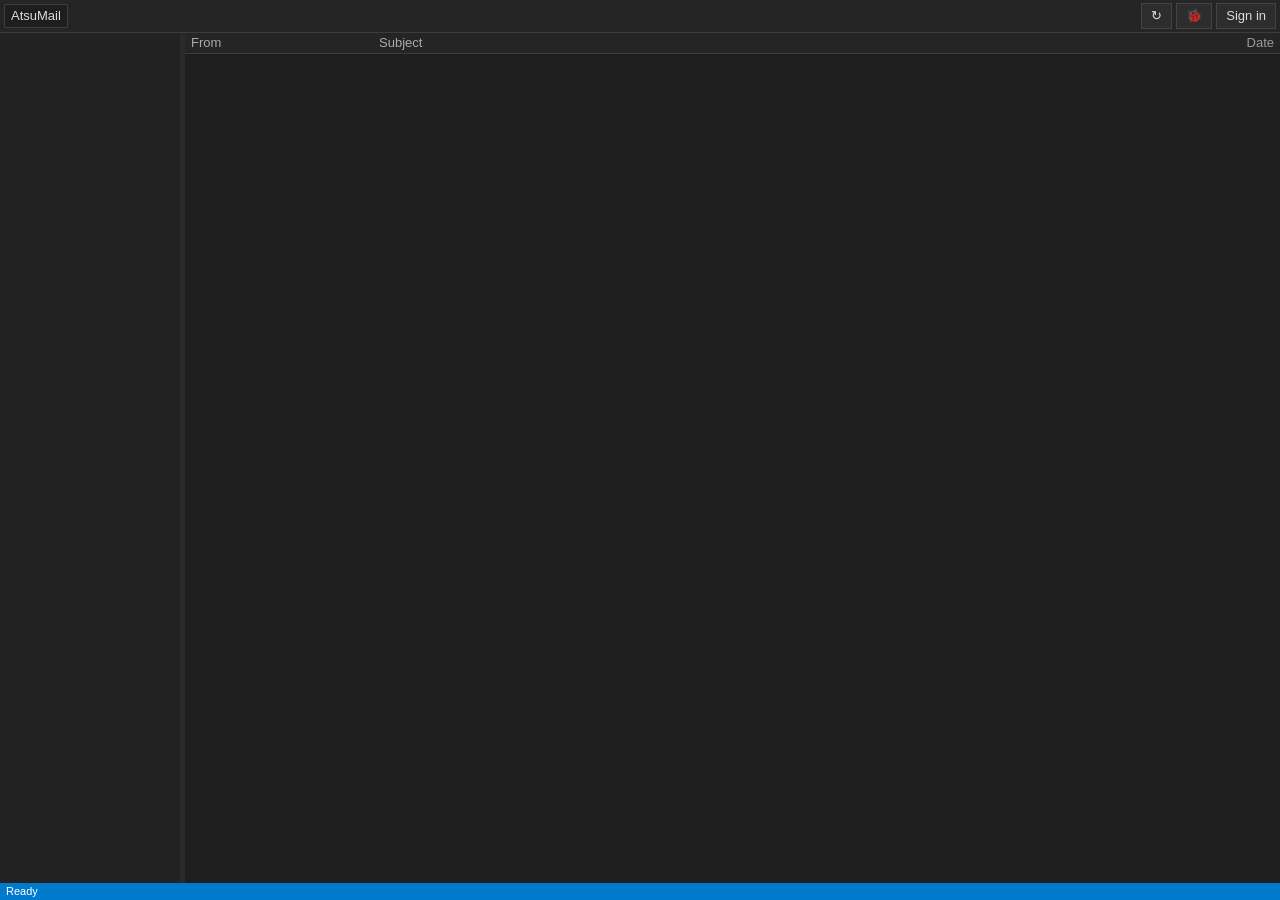
<file: index.html>
<!DOCTYPE html>
<html lang="en">
<head>
<meta charset="utf-8">
<meta name="viewport" content="width=device-width, initial-scale=1, viewport-fit=cover">
<meta name="theme-color" content="#1e1e1e">
<meta name="apple-mobile-web-app-capable" content="yes">
<title>AtsuMail</title>
<link rel="stylesheet" href="style.css?v=0.16.3">
<link rel="manifest" href="manifest.json">
<link rel="icon" href="icon-192.png">
<link rel="apple-touch-icon" href="apple-touch-icon.png">
</head>
<body>
  <!-- Top toolbar (like Explorer's address bar) -->
  <div id="toolbar">
    <button id="btnFolders" title="Folders">&#9776;</button>
    <button id="btnBack" title="Back" hidden>&larr;</button>
    <span id="path">AtsuMail</span>
    <span class="spacer"></span>
    <button id="btnRefresh" title="Refresh">&#8635;</button>
    <button id="btnLog" title="Debug log">&#x1F41E;</button>
    <button id="btnSignIn">Sign in</button>
  </div>

  <div id="main">
    <!-- Left: folder tree (Gmail labels) -->
    <nav id="folders"></nav>
    <div class="split" id="split1" title="Drag to resize (double-click to reset)"></div>

    <!-- Middle: message list -->
    <section id="list">
      <div class="row head"><span class="c-from">From</span><span class="c-subj">Subject</span><span class="c-date">Date</span></div>
      <div id="rows"></div>
      <button id="btnMore" hidden>Load more</button>
    </section>

    <div class="split" id="split2" title="Drag to resize (double-click to reset)"></div>

    <!-- Reader: takes the whole screen on phones -->
    <section id="reader" hidden>
      <div id="metabar">
        <button id="btnBack2" title="Back">&larr;</button>
        <div id="meta"></div>
        <button id="btnSpeak" title="Read aloud">&#x1F50A;</button>
        <button id="btnSmaller" title="Smaller text">A-</button>
        <button id="btnBigger" title="Bigger text">A+</button>
        <button id="btnRead" title="Reading mode: dark, clean text">Aa</button>
        <button id="btnFull" title="Full screen (F)">&#x26F6;</button>
      </div>
      <iframe id="body" sandbox="allow-same-origin allow-popups allow-popups-to-escape-sandbox" title="Email"></iframe>
      <!-- Voice player (reads the email aloud) -->
      <div id="player" hidden>
        <div id="vProg"><div id="vBar"></div></div>
        <div class="vrow">
          <button id="vPrev" title="Previous sentence">&#9198;</button>
          <button id="vPlay" title="Play">&#9654;</button>
          <button id="vNext" title="Next sentence">&#9197;</button>
          <button id="vStop" title="Stop">&#9632;</button>
          <select id="vStyle" title="Reading style"></select>
          <button id="vSlower" title="Slower">&minus;</button><span id="vSpeed">1.0x</span><button id="vFaster" title="Faster">+</button>
          <span class="spacer"></span>
          <button id="vTR" title="Open in Text Reader app">&#8599;</button>
          <button id="vClose" title="Close player">&#x2715;</button>
        </div>
        <div class="vrow">
          <label>EN <select id="vEn"></select></label>
          <label>JA <select id="vJa"></select></label>
          <label title="Device = your phone/PC voice. Azure = natural cloud voice (needs your Azure key). Natural = made on the device, PC only.">Voice <select id="vEngine"><option value="device">Device</option><option value="azure">Azure (cloud)</option><option value="natural">Natural (PC)</option></select></label>
          <button id="azGear" title="Azure voice settings">&#9881;</button>
          <label class="vauto" title="When this email ends, read the next (older) one in the folder"><input type="checkbox" id="vAuto"> Next email</label>
        </div>
        <div id="vNote" hidden></div>
        <div id="vUse"></div>
        <div id="vNow"></div>
      </div>
      <div id="edge"></div>
      <div id="edgeR"></div>
      <button id="btnExitFull" title="Exit full screen">&#x2715;</button>
    </section>

    <!-- Watch later: saved YouTube videos and links -->
    <section id="watchview" hidden>
      <div id="wmain">
        <div class="wbar">
          <input id="wurl" type="url" placeholder="Paste a YouTube or any link" autocomplete="off">
          <input id="wname" type="text" placeholder="Title (optional)" autocomplete="off">
          <button id="wadd">Add</button>
        </div>
        <div id="wlist"></div>
      </div>
      <div id="wplayer" hidden>
        <div class="wbar">
          <button id="wback" title="Back to list">&larr;</button>
          <span id="wtitle"></span>
          <a id="wopen" target="_blank" rel="noopener" title="Open on YouTube">YouTube &#8599;</a>
          <button id="wfull" title="Full screen (F)">&#x26F6;</button>
        </div>
        <iframe id="wframe" title="Video" allow="autoplay; encrypted-media; picture-in-picture; fullscreen" allowfullscreen referrerpolicy="strict-origin-when-cross-origin"></iframe>
      </div>
    </section>

    <!-- Google Sheet view (read-only) -->
    <section id="sheetview" hidden>
      <div id="sheetgrid"></div>
      <div id="sheetbar">
        <div id="sheettabs"></div>
        <button id="btnSheetFull" title="Full screen (F)">&#x26F6;</button>
      </div>
    </section>
  </div>

  <!-- Azure voice settings -->
  <div id="azbox" hidden>
    <div class="azin">
      <b>Azure voice settings</b>
      <p class="dim">Saved only in this browser. With the Azure voice on, the text of each sentence is sent to Microsoft Azure to be spoken.</p>
      <label>Azure Speech key <input id="azKey" type="password" autocomplete="off" placeholder="paste your key here"></label>
      <div id="azLen" class="dim"></div>
      <label>Region <input id="azRegion" type="text" autocomplete="off" placeholder="japaneast"></label>
      <label>Japanese voice <select id="azVoiceJa">
        <option value="ja-JP-NanamiNeural">Nanami (woman)</option><option value="ja-JP-MayuNeural">Mayu (woman)</option><option value="ja-JP-ShioriNeural">Shiori (woman)</option><option value="ja-JP-AoiNeural">Aoi (woman)</option>
        <option value="ja-JP-KeitaNeural">Keita (man)</option><option value="ja-JP-DaichiNeural">Daichi (man)</option><option value="ja-JP-NaokiNeural">Naoki (man)</option>
      </select></label>
      <label>English voice <select id="azVoiceEn">
        <option value="en-US-AvaNeural">Ava (woman)</option><option value="en-US-JennyNeural">Jenny (woman)</option><option value="en-US-AndrewNeural">Andrew (man)</option><option value="en-US-GuyNeural">Guy (man)</option>
      </select></label>
      <label>Monthly limit (characters; free plan = 500,000) <input id="azCap" type="number" min="0" max="500000" step="10000"></label>
      <div id="azUse" class="dim"></div>
      <p class="dim">Azure counts each Japanese character as 2. AtsuMail stops using Azure at this limit and goes back to the Device voice.</p>
      <div class="azbtn"><button id="azSave">Save</button> <button id="azClose">Cancel</button></div>
    </div>
  </div>

  <!-- Debug log -->
  <div id="logbox" hidden>
    <div class="lbar">
      <b>Debug log</b>
      <span class="spacer"></span>
      <button id="logCopy">Copy</button>
      <button id="logSave">Download</button>
      <button id="logClear">Clear</button>
      <button id="logClose" title="Close">&#x2715;</button>
    </div>
    <pre id="logtext"></pre>
  </div>
  <div id="toast" hidden></div>
  <div id="status">Ready</div>

  <script src="log.js?v=0.16.3"></script>
  <script src="config.js?v=0.16.3"></script>
  <script src="https://accounts.google.com/gsi/client" async defer></script>
  <script src="demo.js?v=0.16.3"></script>
  <script src="voice.js?v=0.16.3"></script>
  <script src="app.js?v=0.16.3"></script>
</body>
</html>
</file>
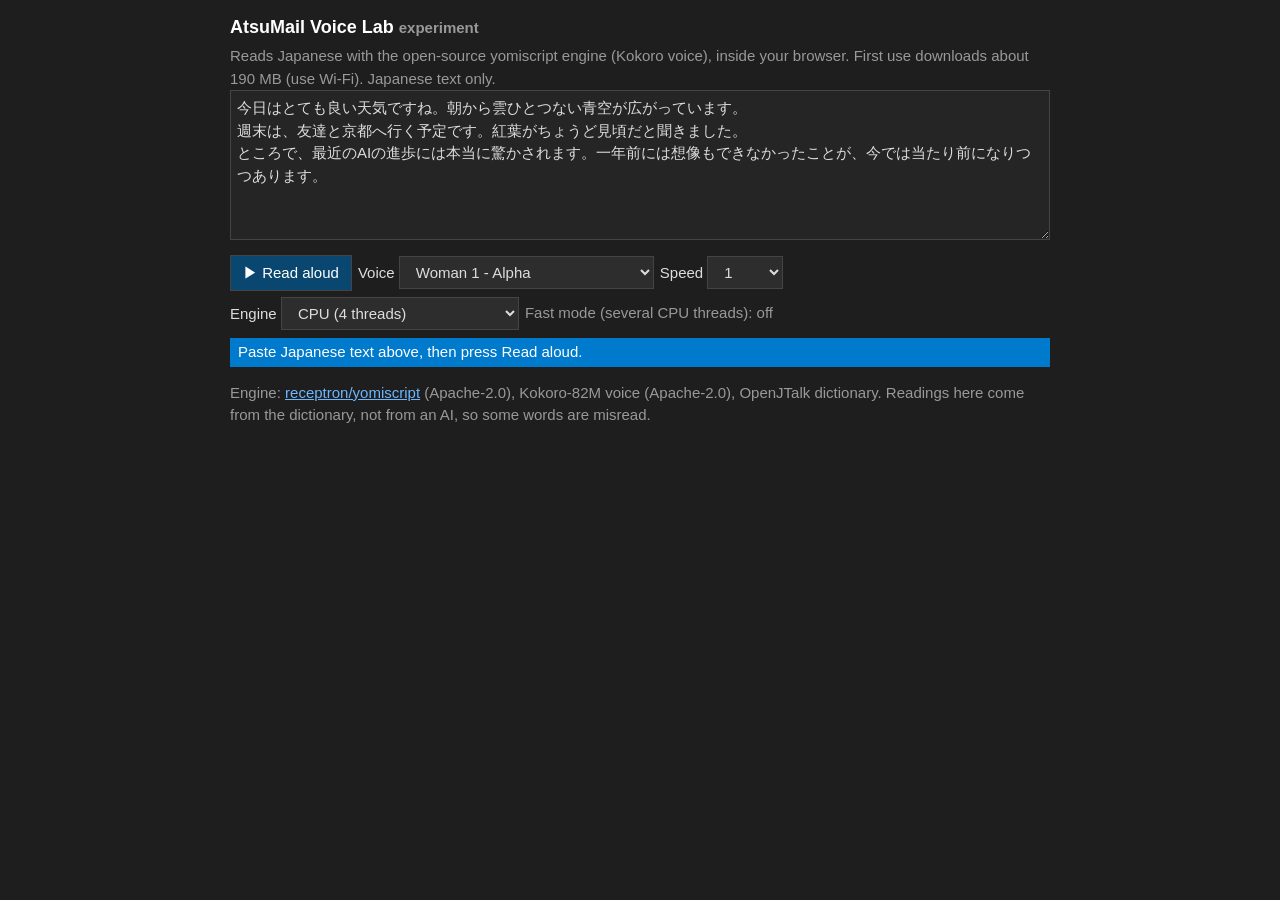
<file: lab/index.html>
<!DOCTYPE html>
<html lang="ja">
<head>
<meta charset="utf-8">
<meta name="viewport" content="width=device-width, initial-scale=1">
<title>AtsuMail Voice Lab</title>
<style>
  body { background: #1e1e1e; color: #ddd; font: 15px/1.5 "Segoe UI", Arial, sans-serif; margin: 0 auto; max-width: 820px; padding: 10px; }
  h1 { font-size: 18px; color: #fff; margin: 4px 0; } small, .dim { color: #999; }
  textarea { width: 100%; height: 150px; background: #252526; color: #ddd; border: 1px solid #444; font: inherit; padding: 6px; box-sizing: border-box; }
  button, select { background: #2d2d2d; color: #ddd; border: 1px solid #444; font: inherit; padding: 6px 12px; }
  #play { background: #094771; color: #fff; }
  .bar { display: flex; gap: 6px; flex-wrap: wrap; align-items: center; margin: 8px 0; }
  #status { background: #007acc; color: #fff; padding: 3px 8px; } #status.err { background: #c62828; }
  #speed { margin: 6px 0; color: #fff; border: 1px solid #ff8fd1; padding: 6px 8px; } #speed:empty { display: none; }
  #out { margin: 10px 0; font-size: 17px; line-height: 1.9; font-family: Georgia, serif; }
  .s { cursor: pointer; } .s.now { background: #bfe3ff; color: #000; }
  #ys, #log { font: 11px/1.4 Consolas, monospace; color: #888; word-break: break-all; margin-top: 6px; }
</style>
<script>
  // "Fast mode": register the helper, then reload once so it takes effect.
  if ("serviceWorker" in navigator && !self.crossOriginIsolated) {
    navigator.serviceWorker.register("coi-sw.js").then((reg) => {
      const go = () => { if (!sessionStorage.getItem("coi")) { sessionStorage.setItem("coi", "1"); location.reload(); } };
      if (navigator.serviceWorker.controller) go();
      else navigator.serviceWorker.addEventListener("controllerchange", go);
      if (reg.active && !navigator.serviceWorker.controller) go();
    }).catch(() => {});
  }
</script>
</head>
<body>
<h1>AtsuMail Voice Lab <small>experiment</small></h1>
<div class="dim">Reads Japanese with the open-source yomiscript engine (Kokoro voice), inside your browser. First use downloads about 190 MB (use Wi-Fi). Japanese text only.</div>
<textarea id="text">今日はとても良い天気ですね。朝から雲ひとつない青空が広がっています。
週末は、友達と京都へ行く予定です。紅葉がちょうど見頃だと聞きました。
ところで、最近のAIの進歩には本当に驚かされます。一年前には想像もできなかったことが、今では当たり前になりつつあります。</textarea>
<div class="bar">
  <button id="play">▶ Read aloud</button>
  <label>Voice <select id="voice"><option value="jf_alpha">Woman 1 - Alpha</option><option value="jf_gongitsune">Woman 2 - Gongitsune</option><option value="jf_nezumi">Woman 3 - Nezumi</option><option value="jf_tebukuro">Woman 4 - Tebukuro</option><option value="jm_kumo">Man - Kumo</option><option value="jf_alpha+jm_kumo@0.5">Mix: Alpha + Kumo</option><option value="jf_alpha+jf_tebukuro@0.5">Mix: Alpha + Tebukuro</option><option value="jf_gongitsune+jm_kumo@0.35">Mix: Gongitsune + a little Kumo</option></select></label>
  <label>Speed <select id="rate"><option>0.9</option><option selected>1</option><option>1.1</option><option>1.2</option><option>1.35</option><option>1.5</option></select></label>
  <label>Engine <select id="engine"><option value="cpu4">CPU (4 threads)</option><option value="cpumax">CPU (all cores)</option><option value="gpu">Graphics chip (experimental)</option></select></label>
  <span id="info" class="dim"></span>
</div>
<div id="status">Paste Japanese text above, then press Read aloud.</div>
<div id="speed"></div>
<div id="out"></div>
<div id="ys"></div>
<div id="log"></div>
<p class="dim">Engine: <a style="color:#6cb6ff" href="https://github.com/receptron/yomiscript">receptron/yomiscript</a> (Apache-2.0), Kokoro-82M voice (Apache-2.0), OpenJTalk dictionary. Readings here come from the dictionary, not from an AI, so some words are misread.</p>
<script type="module" src="main.js?v=5"></script>
</body>
</html>
</file>
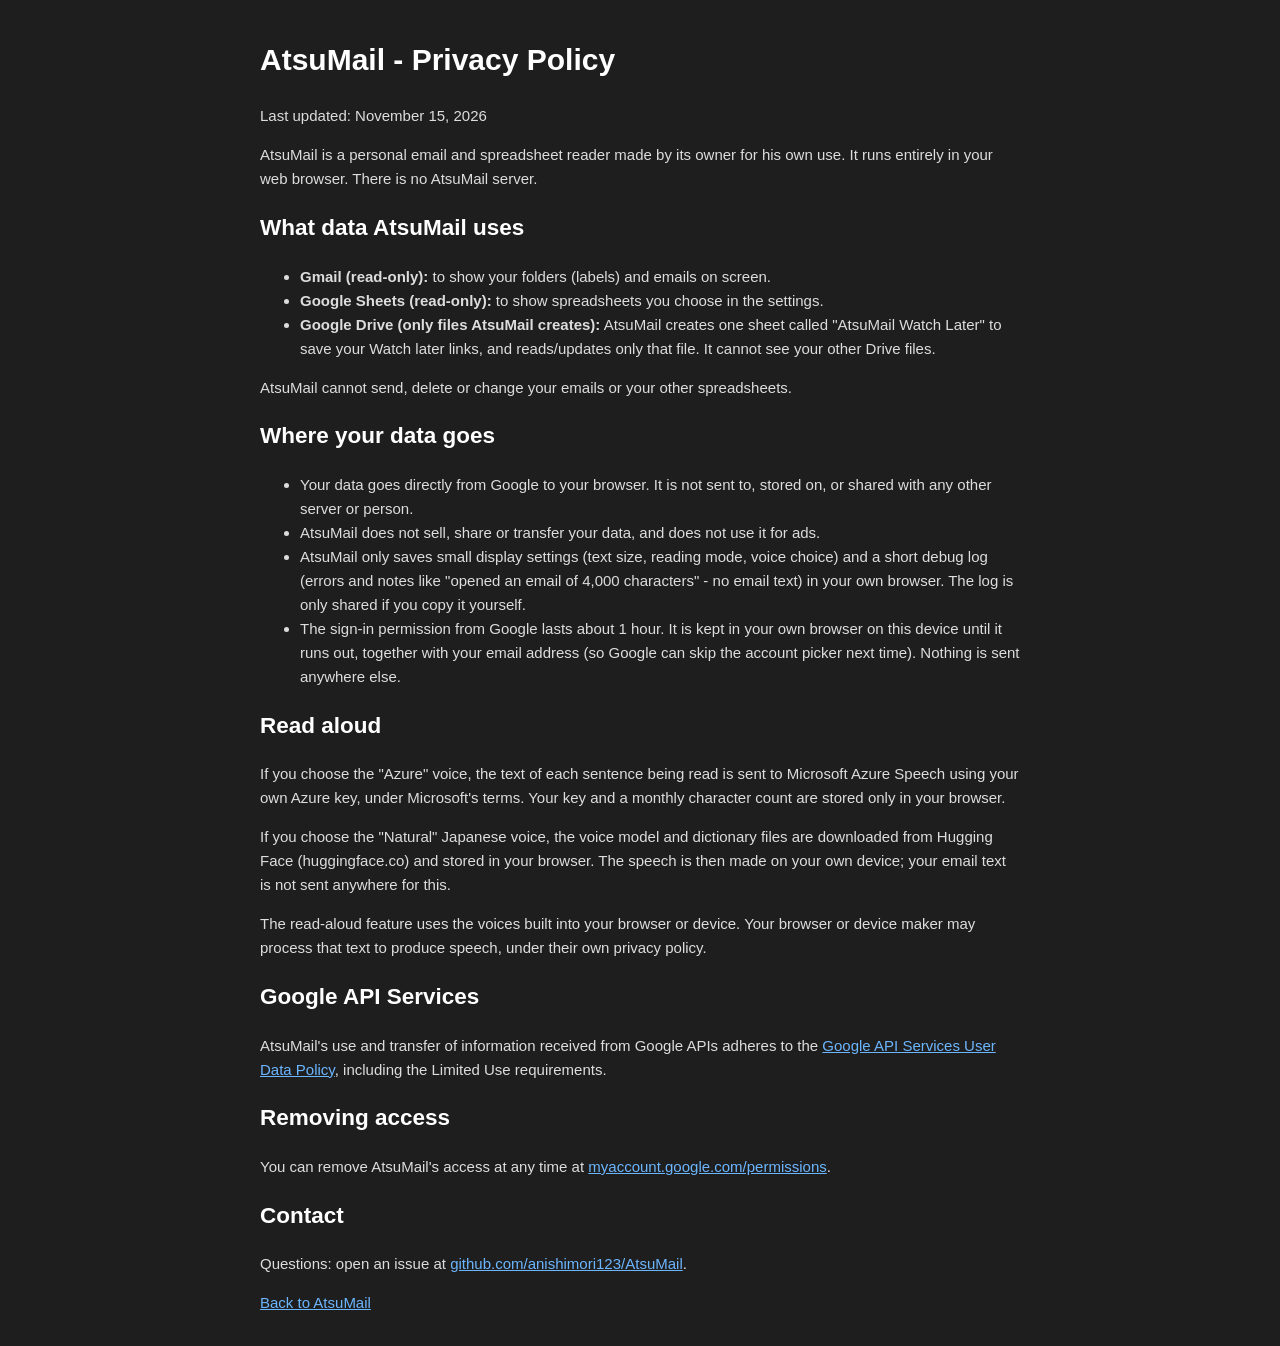
<file: privacy.html>
<!DOCTYPE html>
<html lang="en">
<head>
<meta charset="utf-8">
<meta name="viewport" content="width=device-width, initial-scale=1">
<title>AtsuMail - Privacy Policy</title>
<style>
  body { background: #1e1e1e; color: #ddd; font: 15px/1.6 "Segoe UI", Arial, sans-serif; margin: 0 auto; max-width: 760px; padding: 16px; }
  h1, h2 { color: #fff; } a { color: #6cb6ff; }
</style>
</head>
<body>
<h1>AtsuMail - Privacy Policy</h1>
<p>Last updated: November 15, 2026</p>

<p>AtsuMail is a personal email and spreadsheet reader made by its owner for his own use.
It runs entirely in your web browser. There is no AtsuMail server.</p>

<h2>What data AtsuMail uses</h2>
<ul>
  <li><b>Gmail (read-only):</b> to show your folders (labels) and emails on screen.</li>
  <li><b>Google Sheets (read-only):</b> to show spreadsheets you choose in the settings.</li>
  <li><b>Google Drive (only files AtsuMail creates):</b> AtsuMail creates one sheet called "AtsuMail Watch Later" to save your Watch later links, and reads/updates only that file. It cannot see your other Drive files.</li>
</ul>
<p>AtsuMail cannot send, delete or change your emails or your other spreadsheets.</p>

<h2>Where your data goes</h2>
<ul>
  <li>Your data goes directly from Google to your browser. It is not sent to, stored on, or shared with any other server or person.</li>
  <li>AtsuMail does not sell, share or transfer your data, and does not use it for ads.</li>
  <li>AtsuMail only saves small display settings (text size, reading mode, voice choice) and a short debug log (errors and notes like "opened an email of 4,000 characters" - no email text) in your own browser. The log is only shared if you copy it yourself.</li>
  <li>The sign-in permission from Google lasts about 1 hour. It is kept in your own browser on this device until it runs out, together with your email address (so Google can skip the account picker next time). Nothing is sent anywhere else.</li>
</ul>

<h2>Read aloud</h2>
<p>If you choose the "Azure" voice, the text of each sentence being read is sent to Microsoft Azure Speech using your own Azure key, under Microsoft's terms. Your key and a monthly character count are stored only in your browser.</p>
<p>If you choose the "Natural" Japanese voice, the voice model and dictionary files are downloaded from Hugging Face (huggingface.co) and stored in your browser. The speech is then made on your own device; your email text is not sent anywhere for this.</p>
<p>The read-aloud feature uses the voices built into your browser or device.
Your browser or device maker may process that text to produce speech, under their own privacy policy.</p>

<h2>Google API Services</h2>
<p>AtsuMail's use and transfer of information received from Google APIs adheres to the
<a href="https://developers.google.com/terms/api-services-user-data-policy">Google API Services User Data Policy</a>,
including the Limited Use requirements.</p>

<h2>Removing access</h2>
<p>You can remove AtsuMail's access at any time at
<a href="https://myaccount.google.com/permissions">myaccount.google.com/permissions</a>.</p>

<h2>Contact</h2>
<p>Questions: open an issue at <a href="https://github.com/anishimori123/AtsuMail">github.com/anishimori123/AtsuMail</a>.</p>

<p><a href="./">Back to AtsuMail</a></p>
</body>
</html>
</file>
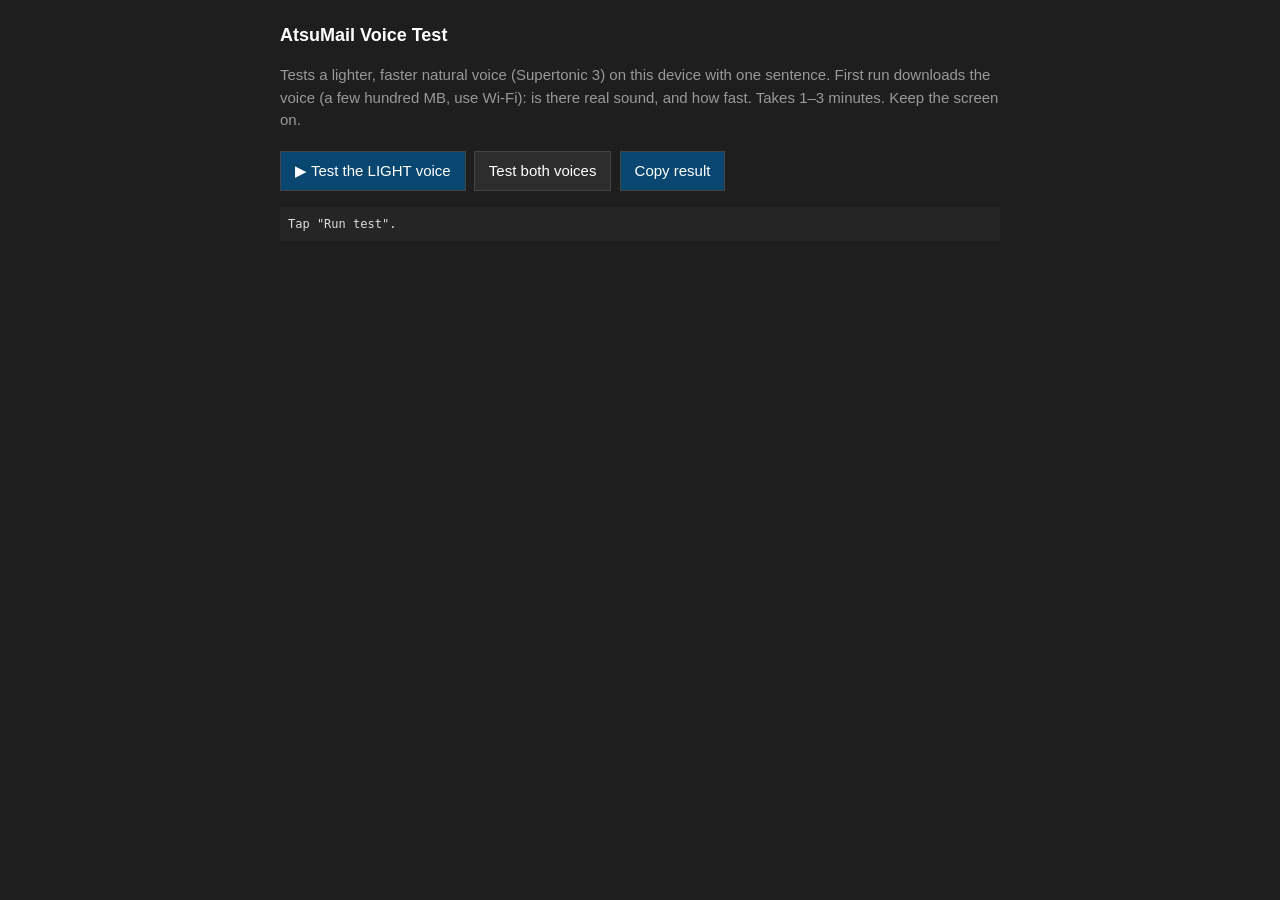
<file: lab/test.html>
<!DOCTYPE html>
<html lang="en">
<head>
<meta charset="utf-8">
<meta name="viewport" content="width=device-width, initial-scale=1">
<title>AtsuMail Voice Test</title>
<style>
  body { background: #1e1e1e; color: #ddd; font: 15px/1.5 "Segoe UI", Arial, sans-serif; margin: 0 auto; max-width: 720px; padding: 10px; }
  h1 { font-size: 18px; color: #fff; } button { background: #094771; color: #fff; border: 1px solid #444; font: inherit; padding: 8px 14px; margin: 4px 4px 4px 0; }
  pre { background: #252526; padding: 8px; white-space: pre-wrap; word-break: break-word; font: 12px/1.5 Consolas, monospace; }
  .dim { color: #999; }
</style>
<script>
  // Same "fast mode" helper as the Voice Lab page
  if ("serviceWorker" in navigator && !self.crossOriginIsolated) {
    navigator.serviceWorker.register("coi-sw.js").then((reg) => {
      const go = () => { if (!sessionStorage.getItem("coi")) { sessionStorage.setItem("coi", "1"); location.reload(); } };
      if (navigator.serviceWorker.controller) go(); else navigator.serviceWorker.addEventListener("controllerchange", go);
      if (reg.active && !navigator.serviceWorker.controller) go();
    }).catch(() => {});
  }
</script>
</head>
<body>
<h1>AtsuMail Voice Test</h1>
<p class="dim">Tests a lighter, faster natural voice (Supertonic 3) on this device with one sentence. First run downloads the voice (a few hundred MB, use Wi-Fi): is there real sound, and how fast. Takes 1–3 minutes. Keep the screen on.</p>
<button id="run">▶ Test the LIGHT voice</button> <button id="runAll" style="background:#2d2d2d">Test both voices</button> <button id="copy">Copy result</button>
<div id="prog" class="dim"></div>
<pre id="out">Tap "Run test".</pre>
<div id="plays"></div>
<script type="module">
const $ = (id) => document.getElementById(id);
const say = (t) => { $("out").textContent += "\n" + t; };
const ys = "ja /kʲoː<t:今日> wa<t:は> totemo<t:とても> joi<t:良い> teŋki<t:天気> desɯ<t:です> ne<t:ね。> ↘/";
const run = (q, limitMs) => new Promise((res, rej) => {
  const w = new Worker("worker.js?v=5&" + q, { type: "module" });
  const t0 = performance.now(); let tReady = 0;
  const to = setTimeout(() => { w.terminate(); rej(new Error("no answer after " + Math.round(limitMs / 1000) + " s")); }, limitMs);
  w.onmessage = async ({ data }) => {
    if (data.fatal) { clearTimeout(to); w.terminate(); return rej(new Error(data.fatal)); }
    if (data.progress) return;
    if (data.id === 0) { tReady = performance.now() - t0; w.postMessage({ id: 1, ys, voice: "jf_alpha" }); return; }   // first run (warm-up)
    if (data.id === 1) { if (data.error) { clearTimeout(to); w.terminate(); return rej(new Error(data.error)); } w.postMessage({ id: 2, ys, voice: "jf_alpha" }); return; }
    clearTimeout(to);
    if (data.error) { w.terminate(); return rej(new Error(data.error)); }
    const pcm = new Int16Array((await data.blob.arrayBuffer()).slice(44));
    let s = 0; for (const x of pcm) s += x * x;
    w.terminate();
    res({ blob: data.blob, sec: data.seconds, ms: data.ms, level: Math.round(Math.sqrt(s / Math.max(1, pcm.length))), readyS: tReady / 1000, threads: data.threads });
  };
  w.onerror = (e) => { clearTimeout(to); rej(new Error(e.message || "worker error")); };
  w.postMessage({ id: 0, ys: null });
});
let which = "light";
$("runAll").onclick = () => { which = "all"; $("run").click(); };
$("run").onclick = async () => {
  $("run").disabled = true; $("plays").innerHTML = "";
  let adapter = "none";
  try { if (navigator.gpu) { const a = await navigator.gpu.requestAdapter(); adapter = a ? "yes" + (a.info ? ` (${a.info.vendor || ""} ${a.info.architecture || ""})` : "") : "no adapter"; } } catch (e) { adapter = "error " + e.message; }
  $("out").textContent = `AtsuMail voice test · ${new Date().toLocaleString()}\n${navigator.userAgent.replace(/^Mozilla\/5\.0 /, "").slice(0, 110)}\ncores: ${navigator.hardwareConcurrency} · fast mode (isolated): ${self.crossOriginIsolated} · graphics chip: ${adapter}\nA normal result has level 1500-3000 and about 2.8 s of audio.\n`;
  const tests = [
    ["CPU, 1 thread (what the app uses without the chip)", "ep=wasm&t=1"],
    ["CPU, 4 threads (test page only)", "ep=wasm&t=4"],
    ["Graphics chip: last part", "ep=webgpu&t=1&gp=dec"],
    ["Graphics chip: last two parts", "ep=webgpu&t=1&gp=f0n,dec"],
  ];
  // ---- the lighter voice (Supertonic 3) ----
  const text = "今日はとても良い天気ですね。";
  const runSt = (q, steps, limitMs) => new Promise((res, rej) => {
    const w = new Worker("st_worker.js?v=1&" + q, { type: "module" });
    const t0 = performance.now(); let tReady = 0, mb = 0, threads = 0;
    const to = setTimeout(() => { w.terminate(); rej(new Error("no answer after " + Math.round(limitMs / 1000) + " s")); }, limitMs);
    w.onmessage = async ({ data }) => {
      if (data.fatal) { clearTimeout(to); w.terminate(); return rej(new Error(data.fatal)); }
      if (data.progress) { $("prog").textContent = data.progress; return; }
      if (data.id === 0) { tReady = performance.now() - t0; mb = data.mb; threads = data.threads; w.postMessage({ id: 1, text, steps }); return; }
      if (data.id === 1) { if (data.error) { clearTimeout(to); w.terminate(); return rej(new Error(data.error)); } w.postMessage({ id: 2, text, steps }); return; }
      clearTimeout(to); $("prog").textContent = "";
      if (data.error) { w.terminate(); return rej(new Error(data.error)); }
      const pcm = new Int16Array((await data.blob.arrayBuffer()).slice(44));
      let s2 = 0; for (const x of pcm) s2 += x * x;
      w.terminate();
      res({ blob: data.blob, sec: data.seconds, ms: data.ms, level: Math.round(Math.sqrt(s2 / Math.max(1, pcm.length))), readyS: tReady / 1000, mb, threads });
    };
    w.onerror = (e) => { clearTimeout(to); rej(new Error(e.message || "worker error")); };
    w.postMessage({ id: 0, text: null });
  });
  const light = [
    ["LIGHT voice, 4 threads, best quality (8 steps)", "t=4", 8],
    ["LIGHT voice, 4 threads, faster (5 steps)", "t=4", 5],
    ["LIGHT voice, 1 thread (inside the app), 5 steps", "t=1", 5],
  ];
  if (which !== "kokoro") for (const [name, q, steps] of light) {
    say(`… ${name}`);
    try {
      const r = await runSt(q, steps, 600000);
      const speed = r.ms / 1000 / r.sec, ok = r.level > 300 && r.sec > 1 && r.sec < 6;
      say(`  ${ok ? "SOUND OK" : "WRONG / SILENT"} · level ${r.level} · ${r.sec.toFixed(2)} s audio made in ${(r.ms / 1000).toFixed(1)} s = ${speed.toFixed(2)} work per 1 s ${speed <= 0.9 ? "(fast enough)" : speed <= 1.3 ? "(borderline)" : "(too slow)"} · start-up ${r.readyS.toFixed(0)} s · ${r.mb} MB · threads ${r.threads}`);
      const b = document.createElement("button"); b.textContent = "▶ Hear: " + name; const url = URL.createObjectURL(r.blob);
      b.onclick = () => new Audio(url).play(); $("plays").append(b, document.createElement("br"));
    } catch (e) { say(`  FAILED: ${e.message}`); }
  }
  if (which !== "light") for (const [name, q] of tests) {
    say(`… ${name}`);
    try {
      const r = await run(q, 240000);
      const speed = r.ms / 1000 / r.sec, ok = r.level > 400 && r.sec > 2 && r.sec < 4;
      say(`  ${ok ? "SOUND OK" : "WRONG / SILENT"} · level ${r.level} · ${r.sec.toFixed(2)} s audio made in ${(r.ms / 1000).toFixed(1)} s = ${speed.toFixed(2)} work per 1 s ${speed <= 0.9 ? "(fast enough)" : speed <= 1.3 ? "(borderline)" : "(too slow)"} · start-up ${r.readyS.toFixed(0)} s`);
      const b = document.createElement("button"); b.textContent = "▶ Hear: " + name; const url = URL.createObjectURL(r.blob);
      b.onclick = () => new Audio(url).play(); $("plays").append(b, document.createElement("br"));
    } catch (e) { say(`  FAILED: ${e.message}`); }
  }
  which = "light";
  say("\nDone. Tap each ▶ Hear button below, then Copy result and send it.");
  $("run").disabled = false;
};
$("copy").onclick = async () => { try { await navigator.clipboard.writeText($("out").textContent); $("copy").textContent = "Copied"; } catch { const r = document.createRange(); r.selectNodeContents($("out")); getSelection().removeAllRanges(); getSelection().addRange(r); } };
</script>
</body>
</html>
</file>
<file: style.css>
/* AtsuMail - old-school dark, Windows Explorer style */
* { box-sizing: border-box; }
[hidden] { display: none !important; }
html, body { margin: 0; height: 100%; }
body {
  background: #1e1e1e; color: #ddd;
  font: 13px/1.35 "Segoe UI", Tahoma, Arial, sans-serif;
  display: flex; flex-direction: column; overflow: hidden;
}
button {
  background: #2d2d2d; color: #ddd; border: 1px solid #444;
  font: inherit; padding: 3px 9px; cursor: pointer; border-radius: 0;
}
button:hover { background: #3a3a3a; }

#toolbar {
  display: flex; align-items: center; gap: 4px;
  padding: 3px 4px; background: #252526; border-bottom: 1px solid #3c3c3c;
  padding-top: max(3px, env(safe-area-inset-top));
}
#path {
  flex: 0 1 auto; background: #1e1e1e; border: 1px solid #3c3c3c;
  padding: 2px 6px; white-space: nowrap; overflow: hidden; text-overflow: ellipsis;
}
.spacer { flex: 1; }

#main { flex: 1; display: flex; min-height: 0; }

/* Folder tree */
#folders {
  width: var(--foldW, 180px); flex-shrink: 0; overflow-y: auto;
  background: #222; border-right: 1px solid #3c3c3c; padding: 2px 0;
}
/* Folder names are bigger than the rest (easier to tap on a phone) */
.folder { font-size: 20px; padding: 4px 10px; cursor: default; white-space: nowrap; overflow: hidden; text-overflow: ellipsis; }
/* Flat folder icon (drawn, not an emoji); scales with the text size */
.folder::before { content: ""; display: inline-block; width: 1.05em; height: 1.05em; margin-right: .45em;
  vertical-align: -0.15em; background: url("data:image/svg+xml,%3Csvg xmlns='http://www.w3.org/2000/svg' viewBox='0 0 16 16'%3E%3Cpath d='M1 3.5h5l1.5 1.5H15v8.5H1z' fill='%23d9b44a'/%3E%3Cpath d='M1 6h14v7.5H1z' fill='%23e8c766'/%3E%3C/svg%3E") no-repeat center / contain; }
.folder[data-id="INBOX"]::before { filter: hue-rotate(290deg) saturate(1.4); }
.folder:hover { background: #2a2d2e; }
.folder.sel { background: #094771; color: #fff; }
/* "Inbox" in pink (also when selected) */
.folder[data-id="INBOX"], .folder.sel[data-id="INBOX"] { color: #ff8fd1; }
.folder .n { color: #888; }
.folder.sub { padding-left: 30px; }

/* Message list - "Details" view */
#list { flex: 1; overflow-y: auto; min-width: 0; }
.row { display: flex; gap: 8px; padding: 1px 6px; border-bottom: 1px solid #262626; white-space: nowrap; cursor: default; }
.row span { overflow: hidden; text-overflow: ellipsis; }
.row.head { position: sticky; top: 0; background: #252526; color: #aaa; border-bottom: 1px solid #3c3c3c; }
.row:not(.head):hover { background: #2a2d2e; }
.row.sel { background: #094771; color: #fff; }
.row.unread { font-weight: bold; color: #fff; }
.c-from { width: 180px; flex-shrink: 0; }
.c-subj { flex: 1; }
.c-subj small { color: #888; font-weight: normal; }
.c-date { width: 72px; flex-shrink: 0; text-align: right; color: #999; }
#btnMore { margin: 6px; }

/* Reader */
#reader { flex: 1; display: flex; flex-direction: column; min-width: 0; border-left: 1px solid #3c3c3c; }
#metabar { display: flex; align-items: center; background: #252526; border-bottom: 1px solid #3c3c3c; }
#metabar button { padding: 1px 7px; border-top: 0; border-bottom: 0; border-right: 0; font-size: 12px; }
#metabar button.on { background: #094771; color: #fff; }
#meta {
  flex: 1; min-width: 0; padding: 3px 6px;
  white-space: nowrap; overflow: hidden; text-overflow: ellipsis; font-size: 12px;
}

/* Full screen: only the email is left */
#btnExitFull {
  display: none; position: fixed; z-index: 10; right: max(8px, env(safe-area-inset-right));
  bottom: max(8px, env(safe-area-inset-bottom)); width: 36px; height: 36px;
  border-radius: 18px; opacity: .45; background: #333;
}
body.full #toolbar, body.full #metabar, body.full #status, body.full #list, body.full #folders, body.full .split { display: none !important; }
body.full #reader { border-left: 0; }
body.full #btnExitFull { display: block; }
#meta b { color: #fff; }
#meta .d { color: #999; }
#reader { position: relative; }
#toast { position: fixed; z-index: 20; top: 64px; max-width: 90vw; white-space: normal; left: 50%; transform: translateX(-50%);
  background: #007acc; color: #fff; padding: 4px 12px; font-size: 13px; pointer-events: none; }
/* Invisible strip on the left edge of the email: swipe right here to go back */
#edge, #edgeR { position: absolute; top: 30px; bottom: 0; width: 28px; z-index: 3; }
body.full #edge, body.full #edgeR { top: 0; bottom: 60px; }
#edge { left: 0; }
#edgeR { right: 0; }
#body { flex: 1; width: 100%; border: 0; background: #1e1e1e; }

#status {
  padding: 1px 6px; background: #007acc; color: #fff; font-size: 11px;
  padding-bottom: max(1px, env(safe-area-inset-bottom));
}

/* ---------- Phone (portrait AND landscape) ---------- */
/* A phone on its side is wide but short, so "short screen" also counts as phone. */
@media (max-width: 700px), (max-height: 500px) {
  #folders { position: absolute; z-index: 5; top: 30px; bottom: 16px; left: 0; width: 80%; display: none; box-shadow: 4px 0 8px #000; }
  body.show-folders #folders { display: block; }
  .row { flex-wrap: wrap; padding: 4px 6px; gap: 0 6px; }
  .c-from { width: auto; flex: 1; }
  .c-date { width: auto; }
  .c-subj { flex-basis: 100%; }
  .row.head { display: none; }
  /* When reading: hide the list, reader takes everything */
  body.reading #list { display: none; }
  #reader { border-left: 0; }
  body.reading #status { display: none; }
  #folders { width: min(80%, 320px); }
  /* Keep text away from the notch / rounded corners when sideways */
  #toolbar { padding-left: max(4px, env(safe-area-inset-left)); padding-right: max(4px, env(safe-area-inset-right)); }
}
#btnBack2 { display: none; border-left: 0 !important; border-right: 1px solid #444 !important; }
/* Phone on its side, reading: hide the top toolbar, keep one thin bar */
@media (max-height: 500px) {
  body.reading #toolbar { display: none; }
  body.reading #btnBack2 { display: block; }
  #metabar { padding-left: min(env(safe-area-inset-left), 10px); padding-right: min(env(safe-area-inset-right), 10px); }
}
/* When the list is made narrow, show each email on 2 lines (sender+date, then subject) */
#list { container-type: inline-size; }
@container (max-width: 480px) {
  .row { flex-wrap: wrap; padding: 3px 6px; gap: 0 6px; }
  .c-from { width: auto; flex: 1; }
  .c-date { width: auto; }
  .c-subj { flex-basis: 100%; }
  .row.head { display: none; }
}

/* ---------- Voice player ---------- */
#player { position: relative; z-index: 4; background: #252526; border-top: 1px solid #3c3c3c; padding: 2px max(4px, min(env(safe-area-inset-right), 10px)) 4px max(4px, min(env(safe-area-inset-left), 10px)); font-size: 12px;
  padding-bottom: max(4px, env(safe-area-inset-bottom)); }
#player .vrow { display: flex; align-items: center; gap: 3px; flex-wrap: wrap; margin-top: 3px; }
#player button { padding: 3px 7px; min-width: 28px; }
#player select { background: #1e1e1e; color: #ddd; border: 1px solid #444; font: inherit; padding: 2px; max-width: 38vw; }
#vStyle { max-width: 90px !important; }
#player label { display: flex; align-items: center; gap: 3px; color: #999; }
#player .vauto { color: #ddd; white-space: nowrap; } #vAuto { accent-color: #ff8fd1; }
#vSpeed { min-width: 30px; text-align: center; color: #fff; }
#vPlay { background: #094771; color: #fff; }
#vProg { height: 3px; background: #333; }
#vBar { height: 100%; width: 0; background: #ff8fd1; transition: width .3s; }
#vNote { margin-top: 3px; color: #ff8fd1; }
#vNow { margin-top: 3px; color: #bbb; white-space: nowrap; overflow: hidden; text-overflow: ellipsis; }
#btnSpeak.on { background: #094771; color: #fff; }
#btnSignIn.renew { background: #ff8fd1; color: #000; border-color: #ff8fd1; }

/* ---------- Azure settings ---------- */
#azbox { position: fixed; inset: 0; z-index: 60; background: rgba(0,0,0,.6); display: flex; align-items: center; justify-content: center; padding: 10px; }
#azbox .azin { background: #252526; border: 1px solid #444; padding: 12px; max-width: 420px; width: 100%; max-height: 95vh; overflow: auto; }
#azbox label { display: block; margin: 8px 0 2px; color: #bbb; font-size: 12px; }
#azbox input, #azbox select { display: block; width: 100%; background: #1e1e1e; color: #ddd; border: 1px solid #444; font: inherit; padding: 6px; margin-top: 2px; }
#azbox .dim { color: #999; font-size: 12px; margin: 6px 0; }
#azbox .azbtn { margin-top: 10px; } #azSave { background: #094771; color: #fff; }
#vUse { color: #888; font-size: 11px; }
#vUse.warn, #azUse.warn { color: #ff8fd1 !important; font-weight: bold; }

/* ---------- Debug log ---------- */
#btnLog.alert { background: #c62828; color: #fff; }
#logbox { position: fixed; inset: 0; z-index: 50; background: #1e1e1e; display: flex; flex-direction: column;
  padding: env(safe-area-inset-top) env(safe-area-inset-right) env(safe-area-inset-bottom) env(safe-area-inset-left); }
#logbox .lbar { display: flex; gap: 4px; align-items: center; padding: 4px 6px; background: #252526; border-bottom: 1px solid #3c3c3c; }
#logtext { flex: 1; overflow: auto; margin: 0; padding: 8px; font: 12px/1.45 Consolas, "Courier New", monospace; color: #ccc; white-space: pre-wrap; word-break: break-word; }

/* ---------- Sheets ---------- */
.tree-head { margin: 8px 0 2px; padding: 2px 10px; color: #888; font-size: 11px; text-transform: uppercase; letter-spacing: .05em; border-top: 1px solid #333; }
.folder.sheet::before { background-image: url("data:image/svg+xml,%3Csvg xmlns='http://www.w3.org/2000/svg' viewBox='0 0 16 16'%3E%3Crect x='2' y='1' width='12' height='14' rx='1' fill='%2334a853'/%3E%3Cpath d='M4.5 5h7v7h-7zM4.5 7.5h7M4.5 10h7M7.5 5v7' stroke='%23fff' stroke-width='1' fill='none'/%3E%3C/svg%3E"); filter: none; }
body.sheetmode #list, body.sheetmode #reader, body.sheetmode #split2 { display: none !important; }
#sheetview { flex: 1; min-width: 0; display: flex; flex-direction: column; }
#sheetgrid { flex: 1; overflow: auto; }
#sheetgrid table { border-collapse: collapse; font-size: 13px; table-layout: fixed; }
#sheetgrid th, #sheetgrid td { border: 1px solid #333; padding: 3px 7px; white-space: nowrap; overflow: hidden; text-overflow: ellipsis; }
#sheetgrid thead th { position: sticky; top: 0; background: #252526; color: #999; font-weight: normal; z-index: 2; }
#sheetgrid th.rn { position: sticky; left: 0; background: #252526; color: #888; font-weight: normal; text-align: right; min-width: 32px; z-index: 1; }
#sheetgrid thead th.rn { z-index: 3; }
#sheetgrid table:not(.fmt) tbody tr:first-child td { color: #fff; font-weight: bold; }
#sheetgrid tbody tr:hover td { filter: brightness(1.15); }
#sheetgrid td a { color: #6cb6ff; text-decoration: underline; }
#sheetgrid td[style*="background"] a { color: #0645ad; }
#sheetgrid td.num { text-align: right; font-variant-numeric: tabular-nums; }
#sheetgrid .hint { padding: 12px; color: #aaa; }
#sheetbar { display: flex; background: #252526; border-top: 1px solid #3c3c3c; padding-bottom: env(safe-area-inset-bottom); }
#sheettabs { flex: 1; display: flex; gap: 2px; overflow-x: auto; padding: 2px 4px; }
#btnSheetFull { border: 0; border-left: 1px solid #3c3c3c; padding: 2px 12px; }
body.full #btnSheetFull { color: #ff8fd1; }
#sheettabs button { border: 0; background: #2d2d2d; padding: 3px 12px; white-space: nowrap; }
#sheettabs button.on { background: #1e1e1e; color: #fff; border-bottom: 2px solid #34a853; }

/* ---------- Watch later ---------- */
.folder.watch::before { background-image: url("data:image/svg+xml,%3Csvg xmlns='http://www.w3.org/2000/svg' viewBox='0 0 16 16'%3E%3Crect x='1' y='3' width='14' height='10' rx='3' fill='%23e53935'/%3E%3Cpath d='M6.5 5.5v5l4-2.5z' fill='%23fff'/%3E%3C/svg%3E"); filter: none; }
body.watchmode #list, body.watchmode #reader, body.watchmode #split2, body.watchmode #sheetview { display: none !important; }
#watchview { flex: 1; min-width: 0; display: flex; flex-direction: column; }
#wmain, #wplayer { flex: 1; display: flex; flex-direction: column; min-height: 0; }
#watchview .wbar { display: flex; gap: 4px; align-items: center; padding: 4px; background: #252526; border-bottom: 1px solid #3c3c3c; }
#watchview input { background: #1e1e1e; color: #ddd; border: 1px solid #444; padding: 4px 6px; font: inherit; min-width: 0; }
#wurl { flex: 2; } #wname { flex: 1; }
#wadd { background: #094771; color: #fff; }
#wlist { flex: 1; overflow-y: auto; }
#wlist .hint { padding: 12px; color: #aaa; }
.wl-row { display: flex; gap: 10px; align-items: center; padding: 6px 8px; border-bottom: 1px solid #262626; cursor: default; }
.wl-row:hover { background: #2a2d2e; }
.wl-row img, .wl-ico { width: 120px; height: 68px; object-fit: cover; flex-shrink: 0; background: #2d2d2d; }
.wl-ico { display: flex; align-items: center; justify-content: center; font-size: 26px; color: #6cb6ff; }
.wl-txt { flex: 1; min-width: 0; }
.wl-title { color: #fff; overflow: hidden; display: -webkit-box; -webkit-line-clamp: 2; -webkit-box-orient: vertical; }
.wl-sub { color: #888; font-size: 12px; margin-top: 2px; }
.wl-del { border: 0; background: none; color: #888; }
.wl-del:hover { color: #ff8fd1; }
#wtitle { flex: 1; min-width: 0; white-space: nowrap; overflow: hidden; text-overflow: ellipsis; color: #fff; }
#wopen { color: #6cb6ff; white-space: nowrap; padding: 0 6px; }
#wframe { flex: 1; width: 100%; border: 0; background: #000; }
body.full #watchview .wbar { display: none; }
body.full #wplayer #wframe { height: 100%; }
@media (max-width: 700px), (max-height: 500px) {
  .wl-row img, .wl-ico { width: 96px; height: 54px; }
  #watchview .wbar { flex-wrap: wrap; }
  #wurl { flex-basis: 100%; }
}

/* Drag handles between panes (PC only) */
.split { display: none; width: 5px; flex-shrink: 0; cursor: col-resize; background: #2a2a2a; }
.split:hover, body.dragging .split { background: #007acc; }
body.dragging { user-select: none; cursor: col-resize; }
body.dragging iframe { pointer-events: none; }  /* so the email doesn't "eat" the mouse while dragging */

@media (min-width: 701px) and (min-height: 501px) {
  #btnFolders { display: none; }
  #folders { border-right: 0; }
  #reader { border-left: 0; }
  /* PC: smaller, tidier folder list (phone keeps big text for tapping) */
  .folder { font-size: 13px; padding: 3px 10px; }
  .folder.sub { padding-left: 26px; }
  #split1 { display: block; }
  body.reading #split2 { display: block; }
  body.reading #list { flex: 0 0 var(--listW, 42%); }
}
</file>
